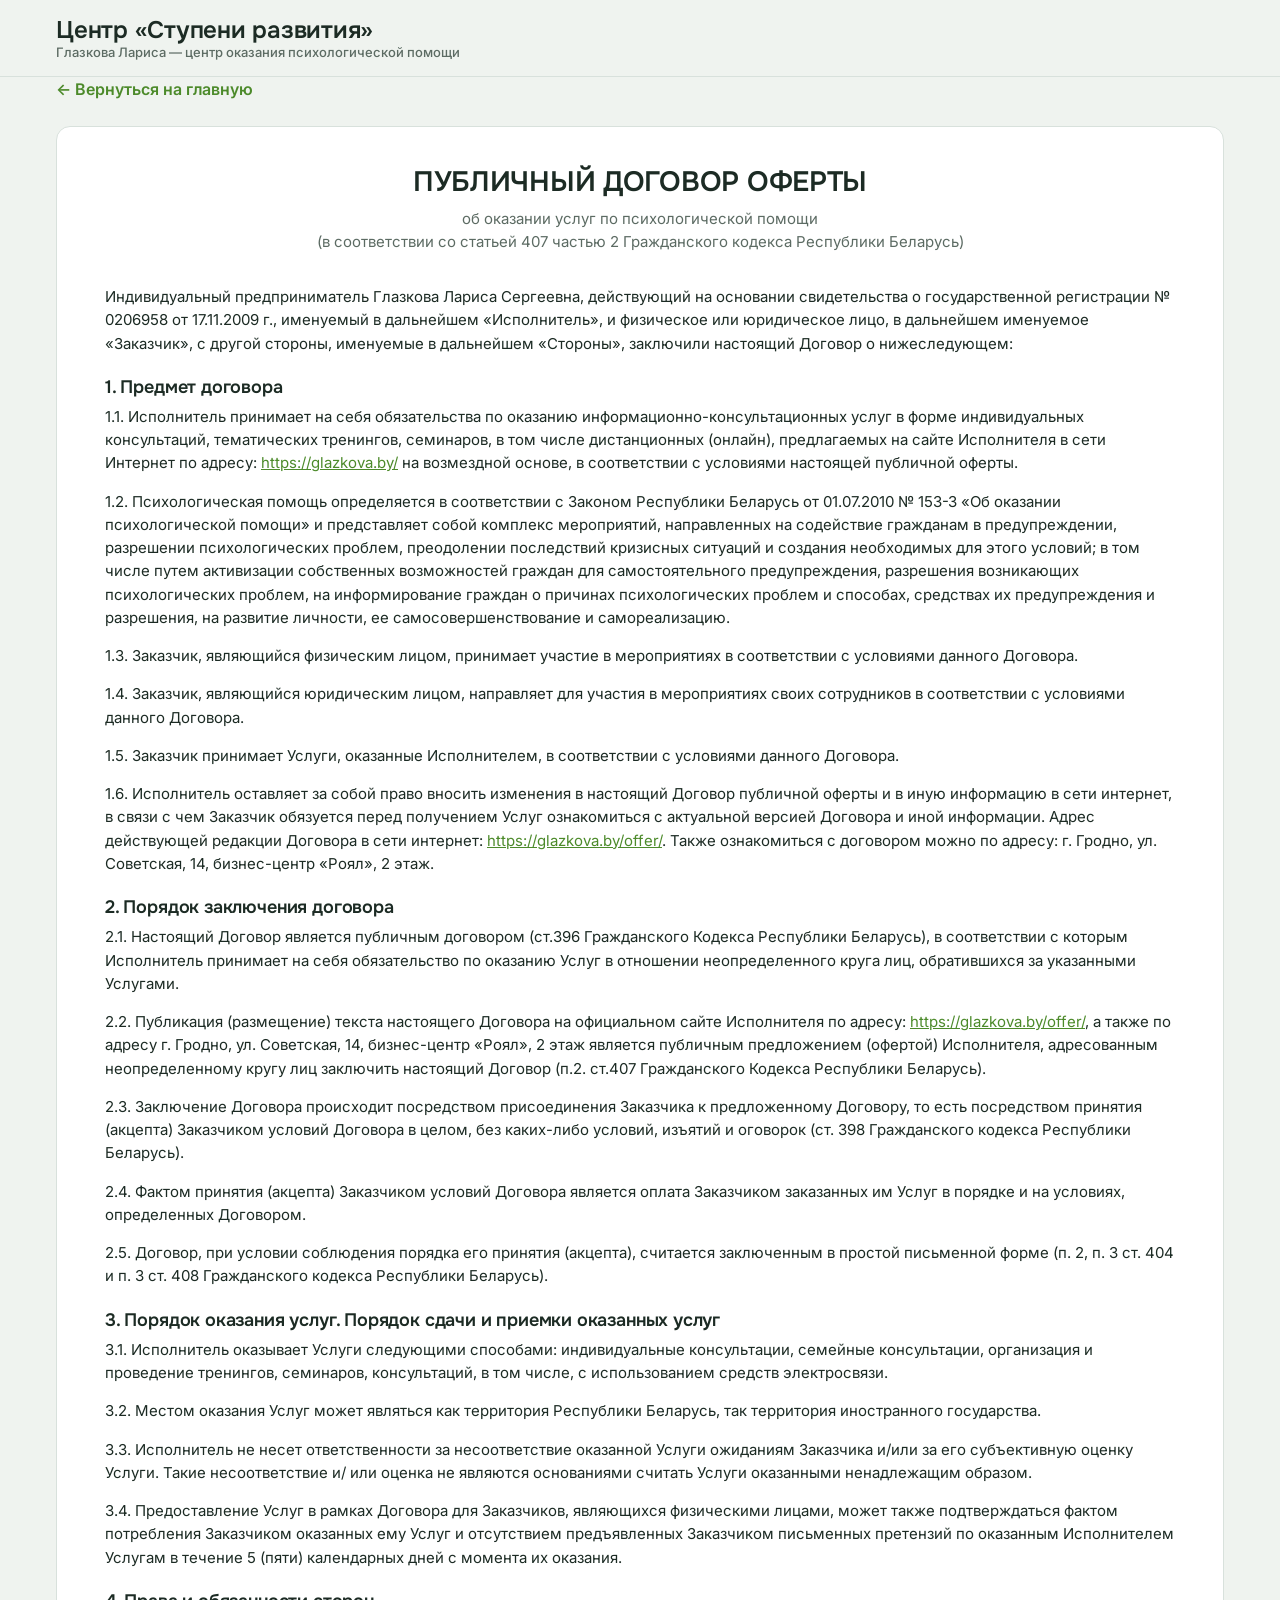
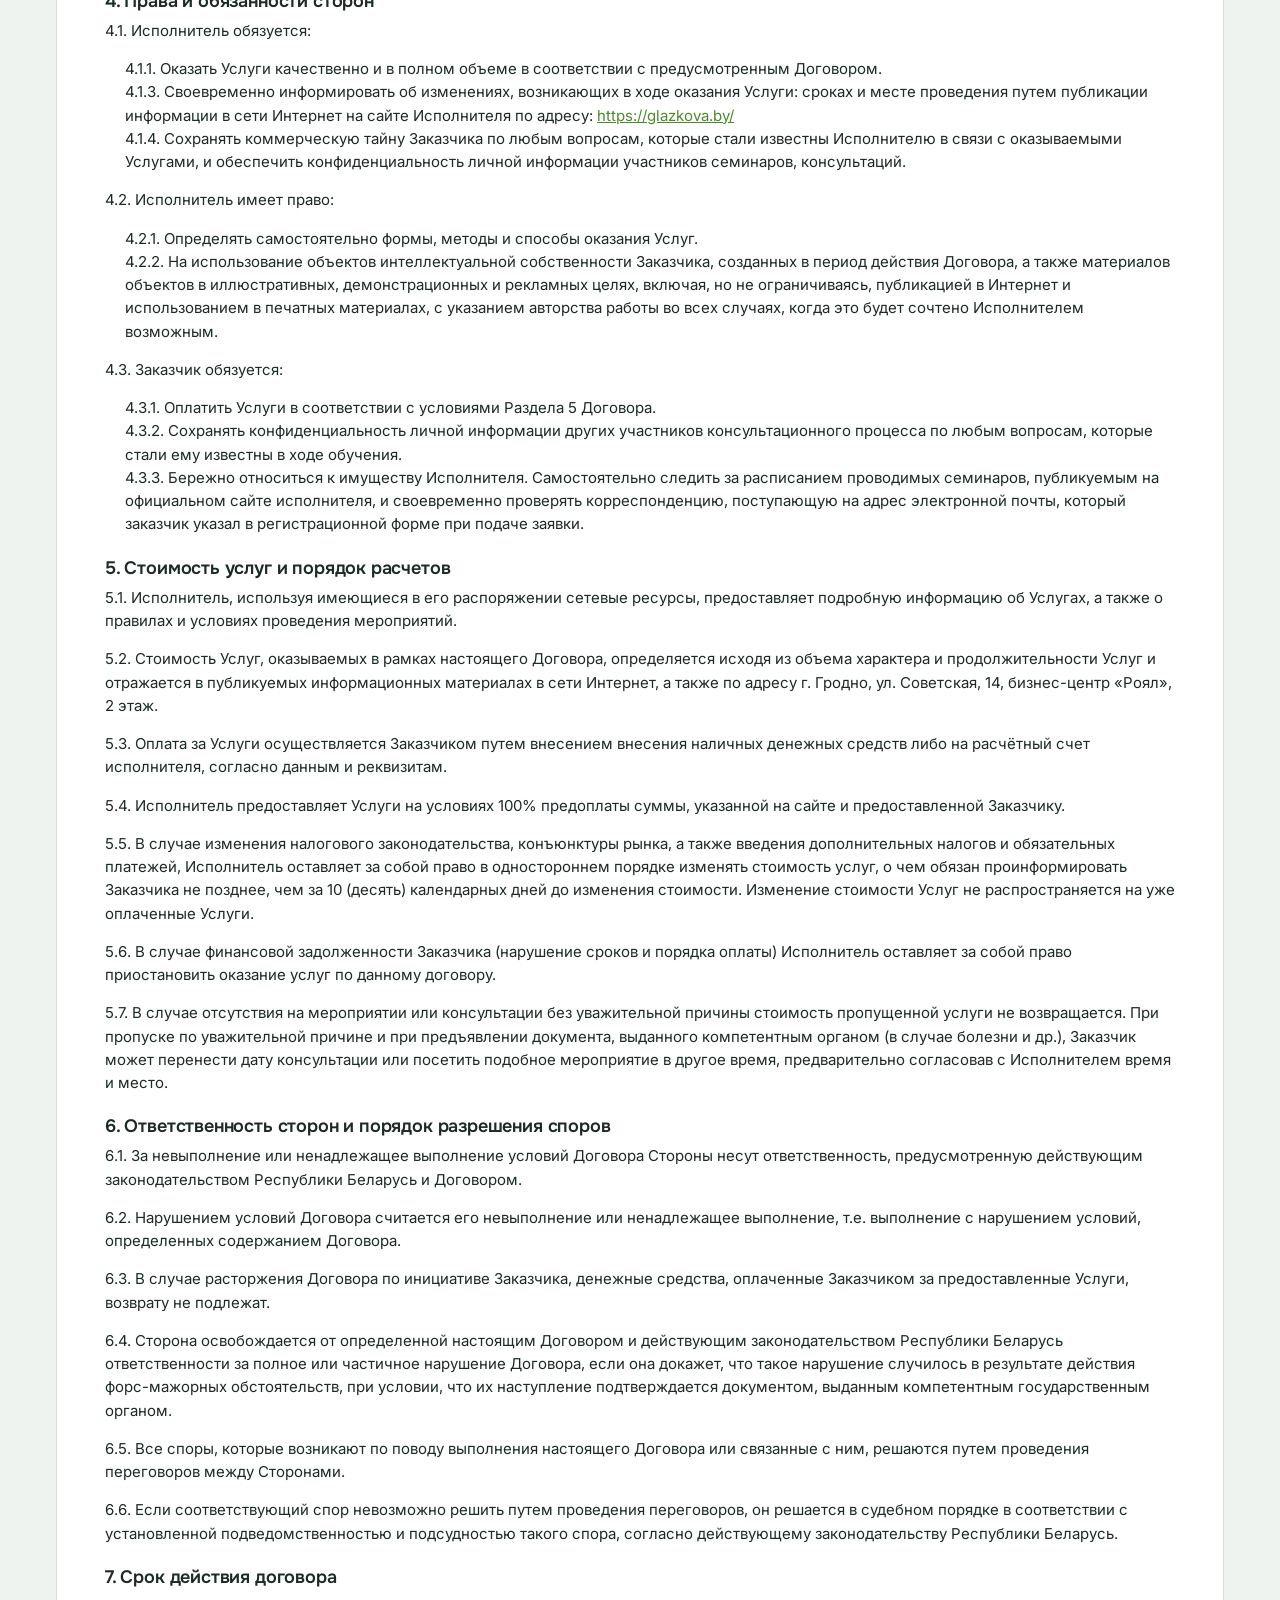
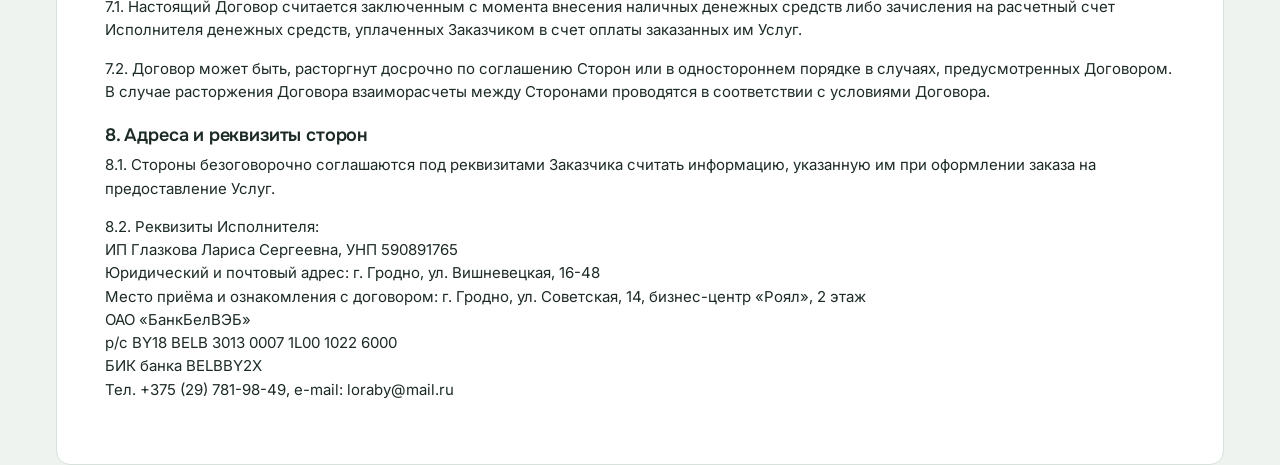
<file: offer/index.html>
<!DOCTYPE html>
<html lang="ru">
<head>
    <meta charset="utf-8">
    <meta name="viewport" content="width=device-width, initial-scale=1">
    <title>Публичный договор оферты — Центр «Ступени развития», Гродно</title>
    <meta name="description" content="Публичный договор оферты ИП Глазковой Ларисы Сергеевны об оказании психологической помощи. Приём в Гродно, ул. Советская, 14.">
    <link rel="canonical" href="https://glazkova.by/offer/">
    <meta name="robots" content="index, follow">
    <link rel="icon" href="../favicon.ico">
    <link rel="preconnect" href="https://fonts.googleapis.com">
    <link rel="preconnect" href="https://fonts.gstatic.com" crossorigin>
    <link href="https://fonts.googleapis.com/css2?family=Inter:wght@400;500;600&family=Onest:wght@600&display=swap" rel="stylesheet">
    <link rel="stylesheet" href="../css/styles.css">
</head>
<body>
    <header class="site-header" style="position: static;">
        <div class="container nav-row">
            <a href="../" class="logo-block">
                <span class="logo-title">Центр «Ступени развития»</span>
                <span class="logo-sub">Глазкова Лариса — центр оказания психологической помощи</span>
            </a>
        </div>
    </header>
    <main class="container offer-wrap">
        <a class="offer-back" href="../">← Вернуться на главную</a>
        <article class="offer-card">
            <h1>ПУБЛИЧНЫЙ ДОГОВОР ОФЕРТЫ</h1>
            <p class="offer-lead">об оказании услуг по психологической помощи<br>(в соответствии со статьей 407 частью 2 Гражданского кодекса Республики Беларусь)</p>

            <p>Индивидуальный предприниматель Глазкова Лариса Сергеевна, действующий на основании свидетельства о государственной регистрации № 0206958 от 17.11.2009 г., именуемый в дальнейшем «Исполнитель», и физическое или юридическое лицо, в дальнейшем именуемое «Заказчик», с другой стороны, именуемые в дальнейшем «Стороны», заключили настоящий Договор о нижеследующем:</p>

            <h2>1. Предмет договора</h2>
            <p>1.1. Исполнитель принимает на себя обязательства по оказанию информационно-консультационных услуг в форме индивидуальных консультаций, тематических тренингов, семинаров, в том числе дистанционных (онлайн), предлагаемых на сайте Исполнителя в сети Интернет по адресу: <a href="https://glazkova.by/">https://glazkova.by/</a> на возмездной основе, в соответствии с условиями настоящей публичной оферты.</p>
            <p>1.2. Психологическая помощь определяется в соответствии с Законом Республики Беларусь от 01.07.2010 № 153-З «Об оказании психологической помощи» и представляет собой комплекс мероприятий, направленных на содействие гражданам в предупреждении, разрешении психологических проблем, преодолении последствий кризисных ситуаций и создания необходимых для этого условий; в том числе путем активизации собственных возможностей граждан для самостоятельного предупреждения, разрешения возникающих психологических проблем, на информирование граждан о причинах психологических проблем и способах, средствах их предупреждения и разрешения, на развитие личности, ее самосовершенствование и самореализацию.</p>
            <p>1.3. Заказчик, являющийся физическим лицом, принимает участие в мероприятиях в соответствии с условиями данного Договора.</p>
            <p>1.4. Заказчик, являющийся юридическим лицом, направляет для участия в мероприятиях своих сотрудников в соответствии с условиями данного Договора.</p>
            <p>1.5. Заказчик принимает Услуги, оказанные Исполнителем, в соответствии с условиями данного Договора.</p>
            <p>1.6. Исполнитель оставляет за собой право вносить изменения в настоящий Договор публичной оферты и в иную информацию в сети интернет, в связи с чем Заказчик обязуется перед получением Услуг ознакомиться с актуальной версией Договора и иной информации. Адрес действующей редакции Договора в сети интернет: <a href="https://glazkova.by/offer/">https://glazkova.by/offer/</a>. Также ознакомиться с договором можно по адресу: г. Гродно, ул. Советская, 14, бизнес-центр «Роял», 2 этаж.</p>

            <h2>2. Порядок заключения договора</h2>
            <p>2.1. Настоящий Договор является публичным договором (ст.396 Гражданского Кодекса Республики Беларусь), в соответствии с которым Исполнитель принимает на себя обязательство по оказанию Услуг в отношении неопределенного круга лиц, обратившихся за указанными Услугами.</p>
            <p>2.2. Публикация (размещение) текста настоящего Договора на официальном сайте Исполнителя по адресу: <a href="https://glazkova.by/offer/">https://glazkova.by/offer/</a>, а также по адресу г. Гродно, ул. Советская, 14, бизнес-центр «Роял», 2 этаж является публичным предложением (офертой) Исполнителя, адресованным неопределенному кругу лиц заключить настоящий Договор (п.2. ст.407 Гражданского Кодекса Республики Беларусь).</p>
            <p>2.3. Заключение Договора происходит посредством присоединения Заказчика к предложенному Договору, то есть посредством принятия (акцепта) Заказчиком условий Договора в целом, без каких-либо условий, изъятий и оговорок (ст. 398 Гражданского кодекса Республики Беларусь).</p>
            <p>2.4. Фактом принятия (акцепта) Заказчиком условий Договора является оплата Заказчиком заказанных им Услуг в порядке и на условиях, определенных Договором.</p>
            <p>2.5. Договор, при условии соблюдения порядка его принятия (акцепта), считается заключенным в простой письменной форме (п. 2, п. 3 ст. 404 и п. 3 ст. 408 Гражданского кодекса Республики Беларусь).</p>

            <h2>3. Порядок оказания услуг. Порядок сдачи и приемки оказанных услуг</h2>
            <p>3.1. Исполнитель оказывает Услуги следующими способами: индивидуальные консультации, семейные консультации, организация и проведение тренингов, семинаров, консультаций, в том числе, с использованием средств электросвязи.</p>
            <p>3.2. Местом оказания Услуг может являться как территория Республики Беларусь, так территория иностранного государства.</p>
            <p>3.3. Исполнитель не несет ответственности за несоответствие оказанной Услуги ожиданиям Заказчика и/или за его субъективную оценку Услуги. Такие несоответствие и/ или оценка не являются основаниями считать Услуги оказанными ненадлежащим образом.</p>
            <p>3.4. Предоставление Услуг в рамках Договора для Заказчиков, являющихся физическими лицами, может также подтверждаться фактом потребления Заказчиком оказанных ему Услуг и отсутствием предъявленных Заказчиком письменных претензий по оказанным Исполнителем Услугам в течение 5 (пяти) календарных дней с момента их оказания.</p>

            <h2>4. Права и обязанности сторон</h2>
            <p>4.1. Исполнитель обязуется:</p>
            <p class="indent">4.1.1. Оказать Услуги качественно и в полном объеме в соответствии с предусмотренным Договором.<br>4.1.3. Своевременно информировать об изменениях, возникающих в ходе оказания Услуги: сроках и месте проведения путем публикации информации в сети Интернет на сайте Исполнителя по адресу: <a href="https://glazkova.by/">https://glazkova.by/</a><br>4.1.4. Сохранять коммерческую тайну Заказчика по любым вопросам, которые стали известны Исполнителю в связи с оказываемыми Услугами, и обеспечить конфиденциальность личной информации участников семинаров, консультаций.</p>
            <p>4.2. Исполнитель имеет право:</p>
            <p class="indent">4.2.1. Определять самостоятельно формы, методы и способы оказания Услуг.<br>4.2.2. На использование объектов интеллектуальной собственности Заказчика, созданных в период действия Договора, а также материалов объектов в иллюстративных, демонстрационных и рекламных целях, включая, но не ограничиваясь, публикацией в Интернет и использованием в печатных материалах, с указанием авторства работы во всех случаях, когда это будет сочтено Исполнителем возможным.</p>
            <p>4.3. Заказчик обязуется:</p>
            <p class="indent">4.3.1. Оплатить Услуги в соответствии с условиями Раздела 5 Договора.<br>4.3.2. Сохранять конфиденциальность личной информации других участников консультационного процесса по любым вопросам, которые стали ему известны в ходе обучения.<br>4.3.3. Бережно относиться к имуществу Исполнителя. Самостоятельно следить за расписанием проводимых семинаров, публикуемым на официальном сайте исполнителя, и своевременно проверять корреспонденцию, поступающую на адрес электронной почты, который заказчик указал в регистрационной форме при подаче заявки.</p>

            <h2>5. Стоимость услуг и порядок расчетов</h2>
            <p>5.1. Исполнитель, используя имеющиеся в его распоряжении сетевые ресурсы, предоставляет подробную информацию об Услугах, а также о правилах и условиях проведения мероприятий.</p>
            <p>5.2. Стоимость Услуг, оказываемых в рамках настоящего Договора, определяется исходя из объема характера и продолжительности Услуг и отражается в публикуемых информационных материалах в сети Интернет, а также по адресу г. Гродно, ул. Советская, 14, бизнес-центр «Роял», 2 этаж.</p>
            <p>5.3. Оплата за Услуги осуществляется Заказчиком путем внесением внесения наличных денежных средств либо на расчётный счет исполнителя, согласно данным и реквизитам.</p>
            <p>5.4. Исполнитель предоставляет Услуги на условиях 100% предоплаты суммы, указанной на сайте и предоставленной Заказчику.</p>
            <p>5.5. В случае изменения налогового законодательства, конъюнктуры рынка, а также введения дополнительных налогов и обязательных платежей, Исполнитель оставляет за собой право в одностороннем порядке изменять стоимость услуг, о чем обязан проинформировать Заказчика не позднее, чем за 10 (десять) календарных дней до изменения стоимости. Изменение стоимости Услуг не распространяется на уже оплаченные Услуги.</p>
            <p>5.6. В случае финансовой задолженности Заказчика (нарушение сроков и порядка оплаты) Исполнитель оставляет за собой право приостановить оказание услуг по данному договору.</p>
            <p>5.7. В случае отсутствия на мероприятии или консультации без уважительной причины стоимость пропущенной услуги не возвращается. При пропуске по уважительной причине и при предъявлении документа, выданного компетентным органом (в случае болезни и др.), Заказчик может перенести дату консультации или посетить подобное мероприятие в другое время, предварительно согласовав с Исполнителем время и место.</p>

            <h2>6. Ответственность сторон и порядок разрешения споров</h2>
            <p>6.1. За невыполнение или ненадлежащее выполнение условий Договора Стороны несут ответственность, предусмотренную действующим законодательством Республики Беларусь и Договором.</p>
            <p>6.2. Нарушением условий Договора считается его невыполнение или ненадлежащее выполнение, т.е. выполнение с нарушением условий, определенных содержанием Договора.</p>
            <p>6.3. В случае расторжения Договора по инициативе Заказчика, денежные средства, оплаченные Заказчиком за предоставленные Услуги, возврату не подлежат.</p>
            <p>6.4. Сторона освобождается от определенной настоящим Договором и действующим законодательством Республики Беларусь ответственности за полное или частичное нарушение Договора, если она докажет, что такое нарушение случилось в результате действия форс-мажорных обстоятельств, при условии, что их наступление подтверждается документом, выданным компетентным государственным органом.</p>
            <p>6.5. Все споры, которые возникают по поводу выполнения настоящего Договора или связанные с ним, решаются путем проведения переговоров между Сторонами.</p>
            <p>6.6. Если соответствующий спор невозможно решить путем проведения переговоров, он решается в судебном порядке в соответствии с установленной подведомственностью и подсудностью такого спора, согласно действующему законодательству Республики Беларусь.</p>

            <h2>7. Срок действия договора</h2>
            <p>7.1. Настоящий Договор считается заключенным с момента внесения наличных денежных средств либо зачисления на расчетный счет Исполнителя денежных средств, уплаченных Заказчиком в счет оплаты заказанных им Услуг.</p>
            <p>7.2. Договор может быть, расторгнут досрочно по соглашению Сторон или в одностороннем порядке в случаях, предусмотренных Договором. В случае расторжения Договора взаиморасчеты между Сторонами проводятся в соответствии с условиями Договора.</p>

            <h2>8. Адреса и реквизиты сторон</h2>
            <p>8.1. Стороны безоговорочно соглашаются под реквизитами Заказчика считать информацию, указанную им при оформлении заказа на предоставление Услуг.</p>
            <p>8.2. Реквизиты Исполнителя:<br>
                ИП Глазкова Лариса Сергеевна, УНП 590891765<br>
                Юридический и почтовый адрес: г. Гродно, ул. Вишневецкая, 16-48<br>
                Место приёма и ознакомления с договором: г. Гродно, ул. Советская, 14, бизнес-центр «Роял», 2 этаж<br>
                ОАО «БанкБелВЭБ»<br>
                р/с BY18 BELB 3013 0007 1L00 1022 6000<br>
                БИК банка BELBBY2X<br>
                Тел. +375 (29) 781-98-49, e-mail: loraby@mail.ru
            </p>
        </article>
    </main>
</body>
</html>
</file>
<file: css/styles.css>
/* ============================================================
     ДИЗАЙН-ТОКЕНЫ
     ============================================================ */
:root{

    --ink:        #1C2B24;
    --muted:      #5C6B63;
    --paper:      #EFF3EF;
    --card:       #FFFFFF;
    --sage:       #6FAE3E;
    --sage-dark:  #4C8A2A;
    --sage-darker:#3B6C20;
    --sage-soft:  #E7F3D9;
    --line:       #D8E1DC;
    --error:      #B3453D;

    /* Назначаем Onest на все заголовки h1, h2, h3 */
    --font-display: "Onest", "Segoe UI", sans-serif;

    /* Обычный текст остается на Inter */
    --font-body: "Inter", "Segoe UI", sans-serif;

    --radius: 14px;


    /* Цвета для Bento Dashboard */
    --bento-bg: #F4F5F7;
    --bento-surface: #FFFFFF;
    --bento-neon: #D4FF00;
    --bento-purple: #9D72FF;
    --bento-orange: #FF7A00;
    --bento-dark: #1A1D20;
    --bento-text: #111827;
    --bento-muted: #6B7280;
}

*, *::before, *::after { box-sizing:border-box; }
html, body{
    scroll-behavior:smooth;
    margin:0;
    padding:0;
    width: 100%;
    max-width: 100vw;
    overflow-x: hidden; /* Жестко отрезаем всё, что пытается вылезти за ширину экрана, ломая скролл */
    background:var(--paper);
    color:var(--ink);
    font-family:var(--font-body);
    font-size:16px;
    line-height:1.55;
    -webkit-font-smoothing:antialiased;
}
img{ max-width:100%; display:block; }
a{ color:var(--sage-dark); }
h1,h2,h3{
    font-family:var(--font-display);
    line-height:1.12;
    margin:0 0 .5em;
    font-weight:600;
    letter-spacing:-0.01em;
}
p{ margin:0 0 1em; }

/* ============ ГЛАВНЫЙ КОНТЕЙНЕР ============ */
/* Тянем на все 100% экрана, убиваем дефолтный Tailwind-контейнер и жестко задаем отступ */
.container{
    width: 100% !important;
    max-width: 100% !important;
    margin: 0 auto !important;
    padding-left: 56px !important;
    padding-right: 56px !important;
}
@media (max-width: 768px) {
    .container {
        padding-left: 24px !important;
        padding-right: 24px !important;
    }
}
section{ padding:44px 0; }
.eyebrow{
    font-size:13px; font-weight:600; letter-spacing:.08em; text-transform:uppercase;
    color:var(--sage-dark); margin-bottom:14px; display:block;
}
.lede{ font-size:19px; color:var(--muted); max-width: 65ch; }

a:focus-visible, button:focus-visible, input:focus-visible,
textarea:focus-visible, summary:focus-visible, label:focus-within{
    outline: 3px solid var(--sage); outline-offset: 2px;
}

/* КНОПКИ */
.btn{
    display:inline-flex; align-items:center; justify-content:center; gap:8px;
    padding:15px 28px; border-radius:999px; font-family:var(--font-body); font-weight:600; font-size:15px;
    text-decoration:none; border:1px solid transparent; cursor:pointer;
    transition:background .15s ease, color .15s ease, transform .1s ease;
}
.btn:active{ transform: translateY(1px); }
.btn-primary{ background:var(--sage-dark); color:#fff; }
.btn-primary:hover{ background:var(--sage-darker); }
.btn-ghost{ background:transparent; color:var(--ink); border-color:var(--line); }
.btn-ghost:hover{ border-color:var(--sage-dark); color:var(--sage-dark); }
.btn:disabled{ opacity:.6; cursor:not-allowed; }
.btn-block{ width:100%; }

/* ============ ШАПКА ============ */
header.site-header{
    position:sticky; top:0; z-index:50;
    background:var(--paper); border-bottom:1px solid var(--line);
    width: 100%;
}
.header-top{ background:var(--sage-dark); }
.header-top-row{ display:flex; align-items:center; justify-content:flex-end; gap:20px; padding:8px 0; }
.header-phones{ display:flex; align-items:center; gap:10px; }
.header-phone{ font-weight:600; color:#fff; text-decoration:none; font-size:13.5px; white-space:nowrap; }
.header-phone-secondary{ font-weight:500; color:#DCEAE0; }
.header-phone-sep{ color:#7FA98F; font-size:12px; }
.header-messengers{ display:flex; gap:8px; }
.messenger-btn{
    width:26px; height:26px; border-radius:50%; display:flex; align-items:center; justify-content:center;
    color:#fff; border:1px solid rgba(255,255,255,.35); transition:border-color .15s ease, background .15s ease; flex-shrink:0;
}
.messenger-btn svg{ width:14px; height:14px; }
.messenger-btn:hover{ border-color:#fff; background:rgba(255,255,255,.12); }

.nav-row { display: flex; align-items: center; justify-content: space-between; gap: 24px; padding: 16px 0; }
.logo-block { display: flex; flex-direction: column; text-decoration: none; line-height: 1.2; flex-shrink: 0; min-width: 0; }
.logo-title { font-family: var(--font-display); font-weight: 600; font-size: 24px; color: var(--ink); letter-spacing: -0.01em; white-space: nowrap; }
.logo-sub{ font-size:13px; color:var(--muted); font-weight:500; white-space:nowrap; overflow: hidden; text-overflow: ellipsis; }

nav.main-nav{ display:flex; align-items:center; gap: clamp(12px, 2vw, 26px); flex-wrap:nowrap; white-space: nowrap; }
nav.main-nav a{ color:var(--ink); text-decoration:none; font-size:14px; font-weight:500; }
nav.main-nav a:hover{ color:var(--sage-dark); }

.header-actions{ display:flex; align-items:center; gap:18px; flex-shrink:0; }
.header-actions .btn-primary{ flex-shrink:0; white-space:nowrap; }

.nav-toggle{
    display:none; background:none; border:1px solid var(--line); border-radius:10px;
    width:44px; height:44px; cursor:pointer; flex-shrink:0;
    align-items: center; justify-content: center; flex-direction: column;
}
.nav-toggle span{ display:block; width:20px; height:2px; margin:2.5px 0; background:var(--ink); transition: 0.3s ease; }

.rotate-45.translate-y-\[7px\] { transform: translateY(7px) rotate(45deg); }
.-rotate-45.-translate-y-\[7px\] { transform: translateY(-7px) rotate(-45deg); }
.opacity-0 { opacity: 0; }

.logo-sub{ display:none; }
.header-actions .btn-primary{ display:none; }
@media (min-width: 640px){ .logo-sub{ display:block; } .header-actions .btn-primary{ display:inline-flex; } }

.mobile-nav-dropdown {
    background: var(--paper);
    border-top: 1px solid var(--line);
    padding: 12px 24px 20px;
    display: none;
    flex-direction: column;
    gap: 4px;
    position: absolute;
    width: 100%;
    left: 0;
    box-shadow: 0 15px 30px -5px rgba(0,0,0,0.1);
    z-index: 40;
}
.mobile-nav-dropdown a {
    padding: 12px 0;
    color: var(--ink); text-decoration: none; font-weight: 500; font-size: 15px;
}
.mobile-nav-dropdown a:last-child { margin-top: 8px; }
@media (min-width: 1151px){ .mobile-nav-dropdown{ display:none; } }

/* ============ ГЕРОЙ ============ */
.hero{ padding: 36px 0; overflow: hidden; }
.hero .container{ display:grid; grid-template-columns:1.2fr 0.8fr; gap: 5vw; align-items:center; }
.hero h1{ font-size:clamp(34px, 4vw, 64px); }
.hero-actions{ display:flex; gap:14px; margin-top:32px; flex-wrap:wrap; }
.hero-note{ margin-top:22px; font-size:14px; color:var(--muted); }

.breath-wrap{
    width: 100%;
    max-width: 420px;
    aspect-ratio: 1/1;
    margin: 0 auto;
    display:flex; align-items:center; justify-content:center; position:relative;
}
.breath-wrap svg{ width:100%; height:auto; }
.breath-ring{ transform-origin:center; animation:breathe 7s ease-in-out infinite; }
.breath-ring:nth-child(2){ animation-delay:-1.6s; }
.breath-ring:nth-child(3){ animation-delay:-3.2s; }
.breath-ring:nth-child(4){ animation-delay:-4.8s; }
@keyframes breathe{ 0%,100%{ transform:scale(.86); opacity:.35; } 50%{ transform:scale(1); opacity:.85; } }

.breath-caption{
    position:absolute;
    bottom: -24px;
    left:50%; transform:translateX(-50%); font-size:13px; color:var(--muted); white-space:nowrap;
}

/* ============ ОБО МНЕ ============ */
.about-grid{ display:grid; grid-template-columns: minmax(min(100%, 300px), 450px) 1fr; gap: 5vw; align-items:center; }
.about-photo-wrap{ position:relative; aspect-ratio:4/5; border-radius:var(--radius); overflow:hidden; background:var(--sage-soft); display:flex; align-items:center; justify-content:center; }
.about-photo{ width:100%; height:100%; object-fit:cover; }

/* ============ УСЛУГИ ============ */
.services-list {
    margin-top: 40px;
    display: flex;
    flex-direction: column;
}

.service-row {
    display: grid;
    grid-template-columns: 1fr 1fr;
    gap: 5vw;
    padding: 48px 0;
    border-bottom: 1px solid var(--line);

    /* FIX 1: Выравниваем элементы строго по верхней границе блока */
    align-items: start;
}
.service-row:first-child { border-top: 1px solid var(--line); }

.service-info { padding-right: 20px; }

/* FIX 2: Заголовок и иконка на одной строке */
.service-info h3 {
    font-size: 48px;
    margin-bottom: 16px;
    display: flex;
    align-items: center;
    gap: 14px;
}
.service-info .icon {
    width: 44px; height: 44px; border-radius: 12px;
    background: var(--sage-soft); display: flex; align-items: center;
    justify-content: center; font-size: 20px;
    flex-shrink: 0;
}
.service-info p { color: var(--muted); font-size: 16px; margin: 0 0 12px 0; max-width: 45ch; }
.service-meta { margin-top: 20px; font-size: 15px; font-weight: 600; color: var(--sage-dark); }

.service-gallery {
    display: flex;
    gap: 20px;
    overflow-x: auto;
    scroll-snap-type: x mandatory;
    padding-bottom: 16px;
    width: 100%;
    -webkit-overflow-scrolling: touch;
}
.service-gallery::-webkit-scrollbar { height: 6px; }
.service-gallery::-webkit-scrollbar-thumb { background: var(--sage); border-radius: 99px; }

.service-video-wrap {
    flex: 0 0 260px;
    aspect-ratio: 9/16;
    border-radius: 14px;
    overflow: hidden;
    background: var(--sage-soft);
    scroll-snap-align: start;
    position: relative;
    box-shadow: 0 4px 15px rgba(0,0,0,0.05);
}

.service-video-wrap > div,
.service-video-wrap video,
.service-video-wrap img {
    width: 100% !important;
    height: 100% !important;
    object-fit: cover !important;
}

@media (max-width: 900px) {
    .service-row {
        grid-template-columns: 1fr;
        gap: 24px;
        padding: 40px 0;
        align-items: start;
    }
    .service-info { padding-right: 0; }
    .service-video-wrap { flex: 0 0 220px; }
}

/* ============ КАК ПРОХОДИТ ЗАПИСЬ ============ */
.process{ background:var(--card); border-top:1px solid var(--line); border-bottom:1px solid var(--line); }
.steps{
    display:grid;
    grid-template-columns: repeat(auto-fit, minmax(min(100%, 280px), 1fr));
    gap:40px; margin-top:44px;
}
.step{ position:relative; padding-left:0; }
.step .num{
    font-family:var(--font-display); font-size:15px; color:var(--sage-dark); border:1px solid var(--sage-dark);
    width:34px; height:34px; border-radius:50%; display:flex; align-items:center; justify-content:center; margin-bottom:16px; font-weight:600;
}
.step h3{ font-size:18px; margin-bottom:6px; }
.step p{ color:var(--muted); font-size:15px; margin:0; max-width: 40ch; }

/* ============ КОНТАКТЫ ============ */
.contact-block{ background:var(--paper); }
.contact-title{ font-size:40px; margin:0 0 28px; }
.contact-cols{
    display:grid; grid-template-columns:repeat(3, 1fr); gap:32px; margin-bottom:28px;
}
.contact-cols h3{
    margin:0 0 10px; font-family:var(--font-body); font-size:13px; font-weight:600;
    letter-spacing:.06em; text-transform:uppercase; color:var(--muted);
}
.contact-cols p{ margin:0 0 8px; font-size:16px; }
.contact-line a{
    display:inline-flex; align-items:center; gap:8px; color:var(--ink); text-decoration:none;
}
.contact-line a:hover{ color:var(--sage-dark); }
.contact-icon{ width:18px; height:18px; flex:0 0 18px; }
.map-route{
    display:inline-flex; align-items:center; gap:8px; margin-top:14px;
    padding:8px 14px; border:1px solid var(--line); border-radius:999px;
    background:#fff; font-size:14px; font-weight:600; text-decoration:none; color:var(--ink);
}
.map-route:hover{ border-color:var(--sage-dark); color:var(--sage-dark); }
.map-card{ position:relative; border-radius:20px; overflow:hidden; border:1px solid var(--line); background:#e7eee8; }
.place-map{ height:420px; width:100%; }
.map-chip{
    position:absolute; left:16px; bottom:16px; z-index:500;
    background:#fff; color:var(--ink); text-decoration:none; font-weight:600; font-size:14px;
    padding:10px 14px; border-radius:999px; box-shadow:0 8px 24px rgba(28,43,36,.12);
}
.address-note{ margin:14px 0 0; font-size:14px; color:var(--muted); max-width:62ch; }
.place-pin{
    background:var(--sage-dark); border:3px solid #fff; border-radius:50%;
    box-shadow:0 0 0 8px rgba(111,174,62,.28);
}
.leaflet-attribution-flag{ display:none !important; }

/* ============ ПОДВАЛ ============ */
footer{ padding:40px 0; }
.footer-row{ display:flex; justify-content:space-between; align-items:flex-start; flex-wrap:wrap; gap:16px; font-size:13px; color:var(--muted); }
.footer-row a{ color:var(--muted); }
.footer-requisites p{ margin:0 0 4px; }

/* ============ АДАПТИВНОСТЬ (МОБИЛЬНЫЕ УСТРОЙСТВА) ============ */
@media (max-width: 1150px){
    nav.main-nav{ display:none; }
    .nav-toggle{ display:flex; }
    .header-top{ display:none; }
    .hero .container{ grid-template-columns:1fr; gap: 32px; }
    .breath-wrap{ order:-1; max-width:260px; margin:0 auto 30px; }
    .about-grid{ grid-template-columns:1fr; gap: 32px; }
    .about-photo-wrap{ max-width:320px; margin:0 auto; aspect-ratio:1/1; }
    .footer-row{ flex-direction:column; }
    .contact-cols{ grid-template-columns:1fr; }
    .place-map{ height:300px; }
    .contact-title{ font-size:32px; }
    section{ padding:56px 0; }
}



.mobile-nav-dropdown.open { display: flex; }
.nav-toggle[aria-expanded="true"] span:nth-child(1) { transform: translateY(7px) rotate(45deg); }
.nav-toggle[aria-expanded="true"] span:nth-child(2) { opacity: 0; }
.nav-toggle[aria-expanded="true"] span:nth-child(3) { transform: translateY(-7px) rotate(-45deg); }

.offer-wrap { max-width: 860px; margin: 40px auto 0; }
.offer-back { color: var(--sage-dark); text-decoration: none; font-weight: 600; display: inline-block; margin-bottom: 24px; }
.offer-card { background: var(--card); border-radius: var(--radius); border: 1px solid var(--line); padding: 40px 48px 48px; }
.offer-card h1 { font-size: 28px; margin-bottom: 8px; text-align: center; }
.offer-lead { color: var(--muted); margin-bottom: 32px; font-size: 15px; text-align: center; }
.offer-card h2 { font-size: 18px; margin: 22px 0 8px; }
.offer-card p { font-size: 15px; }
.offer-card .indent { padding-left: 20px; }
@media (max-width: 768px) {
    .offer-card { padding: 24px 20px 32px; }
}
</file>
